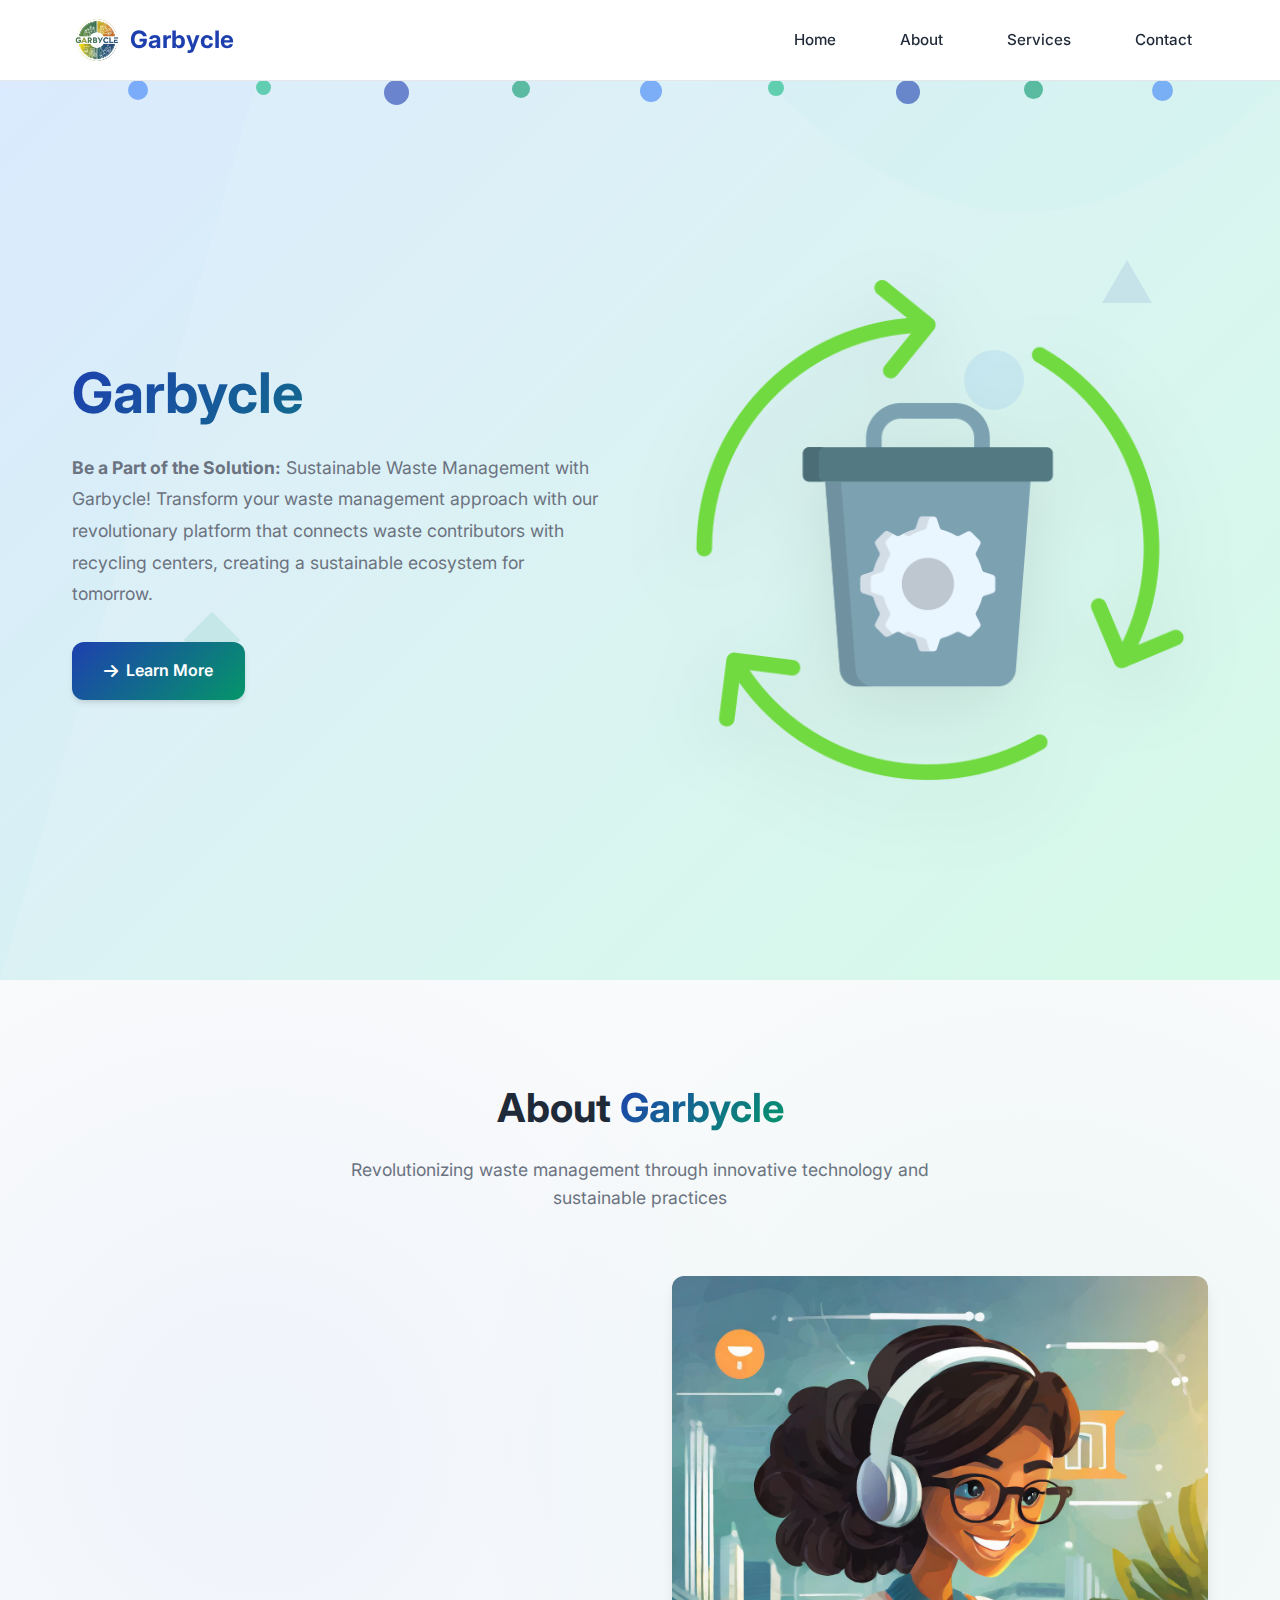
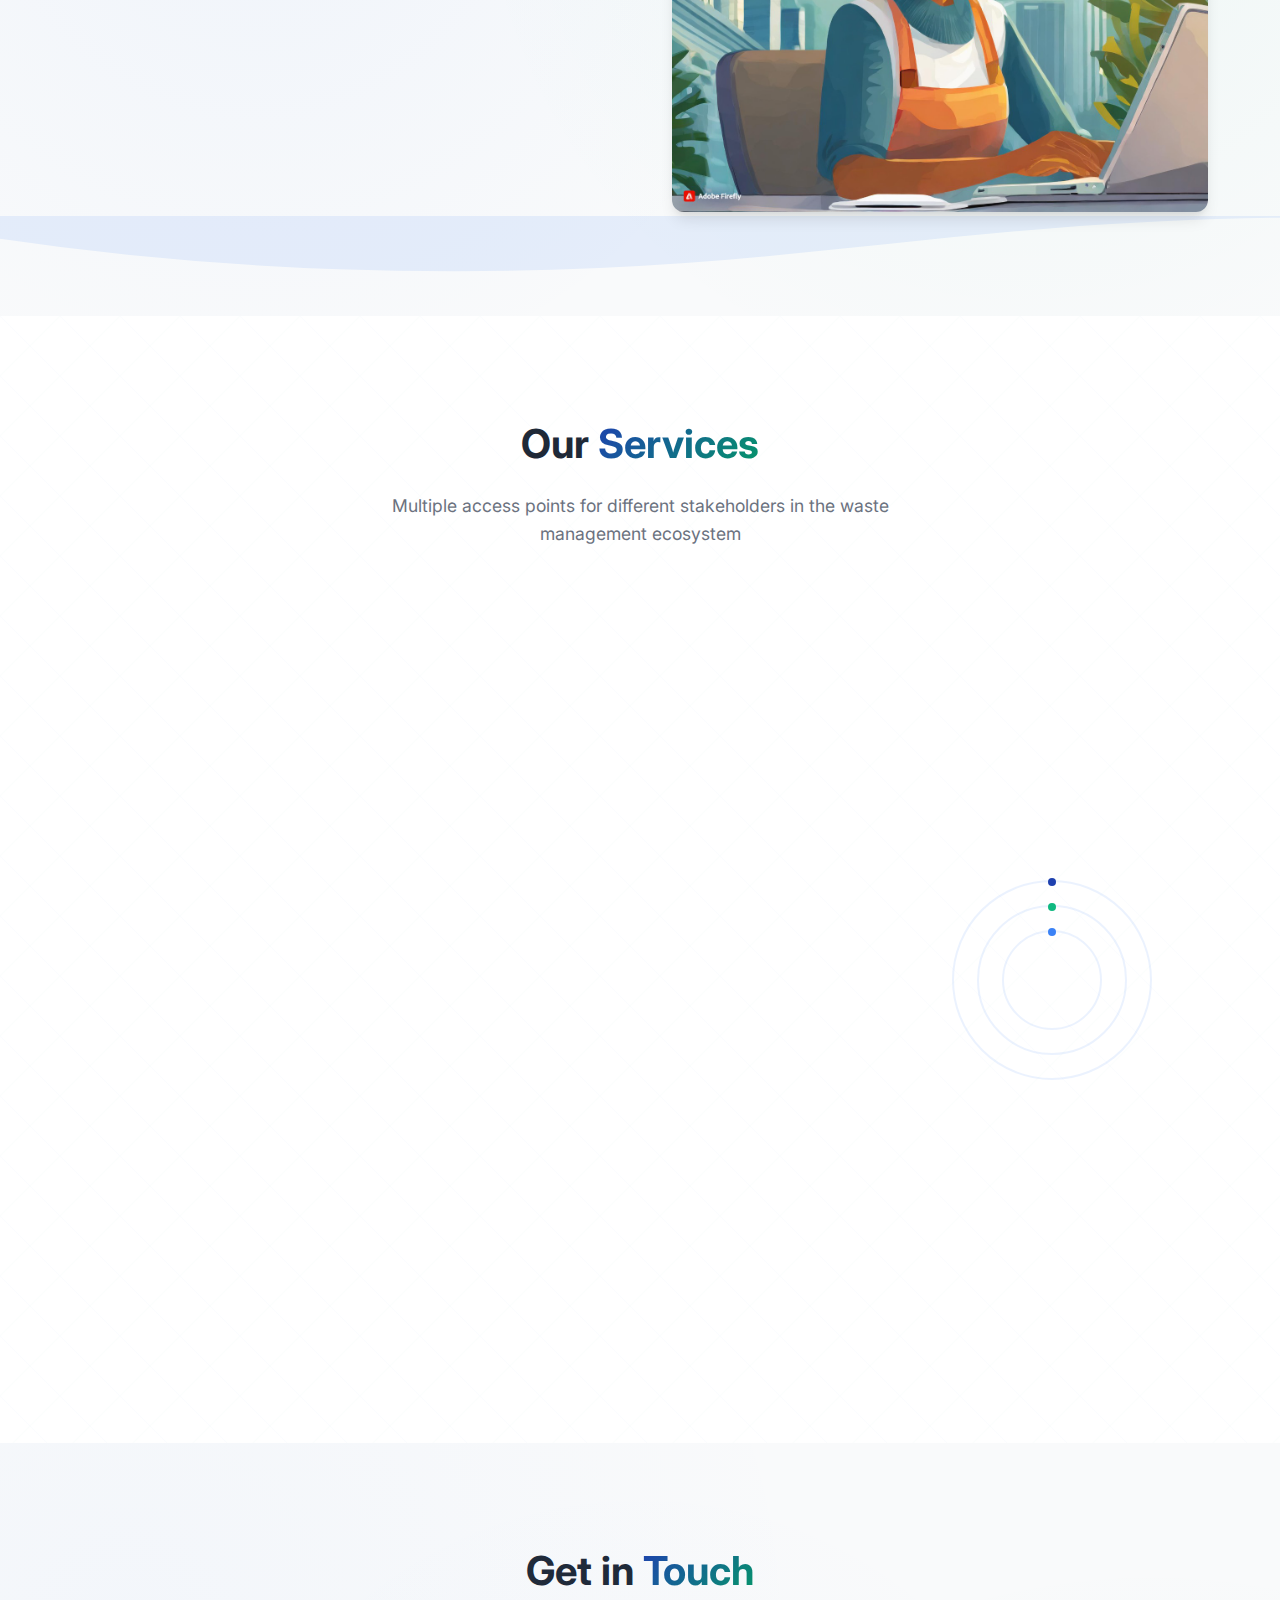
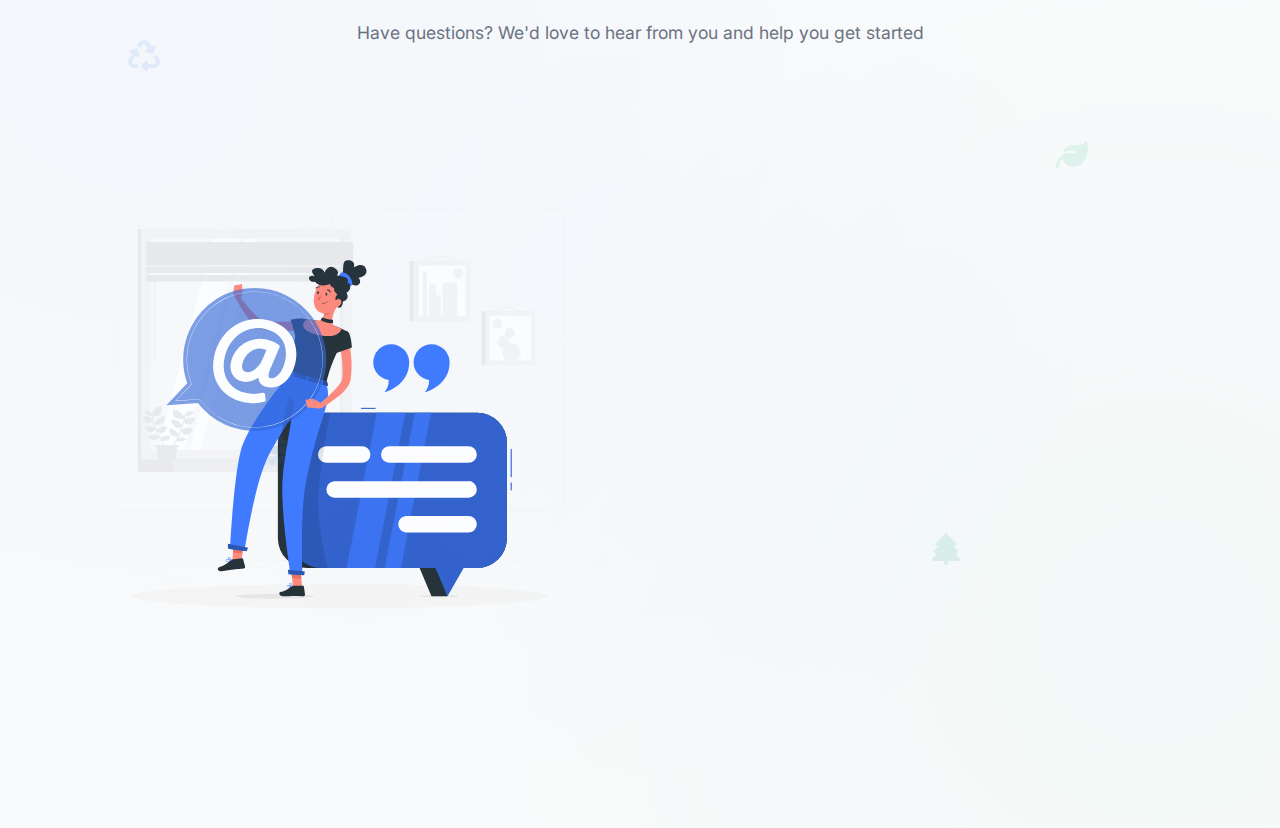
<file: index.html>
<!DOCTYPE html>
<html lang="en">
<head>
    <meta charset="UTF-8">
    <meta name="viewport" content="width=device-width, initial-scale=1.0">
    <title>Garbycle - Sustainable Waste Management</title>
    <link rel="shortcut icon" href="images/logo.ico" type="image/x-icon">
    <link rel="stylesheet" href="https://cdnjs.cloudflare.com/ajax/libs/font-awesome/6.5.1/css/all.min.css">
    <link rel="stylesheet" href="styles.css">
    
</head>
<body>
    <!-- Header -->
    <header class="header" id="header">
        <div class="nav-container">
            <a href="#" class="logo">
                <img src="images/applogo.jpeg" alt="Garbycle Logo">
                Garbycle
            </a>
            
            <nav class="navigation" id="navigation">
                <div class="navbar">
                    <a href="#home">Home</a>
                    <a href="#about">About</a>
                    <a href="#services">Services</a>
                    <a href="#contact">Contact</a>
                </div>
            </nav>
            
            <div class="menu-toggle" id="menu-toggle">
                <i class="fas fa-bars"></i>
            </div>
        </div>
    </header>

    <!-- Hero Section -->
    <section class="hero" id="home">
        <!-- Animated Particles -->
        <div class="particles">
            <div class="particle"></div>
            <div class="particle"></div>
            <div class="particle"></div>
            <div class="particle"></div>
            <div class="particle"></div>
            <div class="particle"></div>
            <div class="particle"></div>
            <div class="particle"></div>
            <div class="particle"></div>
        </div>
        
        <!-- Floating Geometric Shapes -->
        <div class="floating-shapes">
            <div class="shape triangle"></div>
            <div class="shape square"></div>
            <div class="shape circle"></div>
            <div class="shape hexagon"></div>
        </div>
        
        <div class="hero-container">
            <div class="hero-content">
                <h1>Garbycle</h1>
                <p>
                    <strong>Be a Part of the Solution:</strong> Sustainable Waste Management with Garbycle!
                    Transform your waste management approach with our revolutionary platform that connects 
                    waste contributors with recycling centers, creating a sustainable ecosystem for tomorrow.
                </p>
                <a href="#about" class="cta-button">
                    <i class="fas fa-arrow-right"></i>
                    Learn More
                </a>
            </div>
            <div class="hero-image">
                <img src="images/waste-management.png" alt="Waste Management">
            </div>
        </div>
    </section>

    <!-- About Section -->
    <section class="section about" id="about">
        <div class="wave-animation"></div>
        <div class="section-container">
            <div class="section-header">
                <h2 class="section-title">About <span>Garbycle</span></h2>
                <p class="section-subtitle">
                    Revolutionizing waste management through innovative technology and sustainable practices
                </p>
            </div>
            
            <div class="about-content">
                <div class="about-text">
                    <h3>Bridging boundaries between recycling centers and waste contributors</h3>
                    <p>
                        Embark on a transformative journey with Garbycle, dedicated to revolutionizing 
                        the waste management system. Our platform creates seamless connections between 
                        waste contributors and recycling facilities.
                    </p>
                    <p>
                        In a world that thrives on connection, Garbycle bridges gaps and provides 
                        essential services for sustainable living. We don't just collect waste – 
                        we ensure proper segregation and create a circular economy that benefits everyone.
                    </p>
                </div>
                <div class="about-image">
                    <img src="images/b3.jpeg" alt="About Garbycle">
                </div>
            </div>
        </div>
    </section>

    <!-- Services Section -->
    <section class="section services" id="services">
        <!-- Orbiting Elements -->
        <div class="orbit-container">
            <div class="orbit orbit-1">
                <div class="orbit-dot"></div>
            </div>
            <div class="orbit orbit-2">
                <div class="orbit-dot"></div>
            </div>
            <div class="orbit orbit-3">
                <div class="orbit-dot"></div>
            </div>
        </div>
        
        <div class="section-container">
            <div class="section-header">
                <h2 class="section-title">Our <span>Services</span></h2>
                <p class="section-subtitle">
                    Multiple access points for different stakeholders in the waste management ecosystem
                </p>
            </div>
            
            <div class="services-grid">
                <div class="service-card">
                    <img src="images/contr.jpeg" alt="Waste Contributor">
                    <h3>Waste Contributor Portal</h3>
                    <p>Easy waste submission and tracking system for contributors</p>
                    <a href="clogin.html" class="service-button">Access Portal</a>
                </div>
                
                <div class="service-card">
                    <img src="images/ecocap.jpeg" alt="Eco-Captain">
                    <h3>Eco-Captain Driver</h3>
                    <p>Efficient route management and collection tracking</p>
                    <a href="dlogin.html" class="service-button">Driver Login</a>
                </div>
                
                <div class="service-card">
                    <img src="images/women segr.jpeg" alt="Women Eco-segregator">
                    <h3>Women Eco-Segregator</h3>
                    <p>Empowering women through waste segregation opportunities</p>
                    <a href="wlogin.html" class="service-button">Segregator Login</a>
                </div>
                
                <div class="service-card">
                    <img src="images/recycling centers.jpeg" alt="Recycling Centers">
                    <h3>Recycling Centers</h3>
                    <p>Comprehensive management system for recycling facilities</p>
                    <a href="rlogin.html" class="service-button">Center Login</a>
                </div>
            </div>
        </div>
    </section>

    <!-- Contact Section -->
    <section class="section contact" id="contact">
        <!-- Floating Icons -->
        <div class="floating-icons">
            <i class="fas fa-recycle floating-icon"></i>
            <i class="fas fa-leaf floating-icon"></i>
            <i class="fas fa-globe floating-icon"></i>
            <i class="fas fa-tree floating-icon"></i>
        </div>
        
        <div class="section-container">
            <div class="section-header">
                <h2 class="section-title">Get in <span>Touch</span></h2>
                <p class="section-subtitle">
                    Have questions? We'd love to hear from you and help you get started
                </p>
            </div>
            
            <div class="contact-content">
                <div class="contact-image">
                    <img src="images/Mention-rafiki.svg" alt="Contact Us">
                </div>
                
                <form class="contact-form" id="contactForm">
                    <h3>Send us a Message</h3>
                    
                    <div class="form-group">
                        <input type="text" class="form-input" placeholder="Full Name" required>
                    </div>
                    
                    <div class="form-group">
                        <input type="email" class="form-input" placeholder="Email Address" required>
                    </div>
                    
                    <div class="form-group">
                        <input type="tel" class="form-input" placeholder="Phone Number" required>
                    </div>
                    
                    <div class="form-group">
                        <textarea class="form-input textarea" placeholder="Your Message" required></textarea>
                    </div>
                    
                    <button type="submit" class="submit-button">
                        <i class="fas fa-paper-plane"></i>
                        Send Message
                    </button>
                </form>
            </div>
        </div>
   <!-- </section>contact-image">
                    <img src="images/Mention-rafiki.svg" alt="Contact Us">
                </div>
                
                <form class="contact-form" id="contactForm">
                    <h3>Send us a Message</h3>
                    
                    <div class="form-group">
                        <input type="text" class="form-input" placeholder="Full Name" required>
                    </div>
                    
                    <div class="form-group">
                        <input type="email" class="form-input" placeholder="Email Address" required>
                    </div>
                    
                    <div class="form-group">
                        <input type="tel" class="form-input" placeholder="Phone Number" required>
                    </div>
                    
                    <div class="form-group">
                        <textarea class="form-input textarea" placeholder="Your Message" required></textarea>
                    </div>
                    
                    <button type="submit" class="submit-button">
                        <i class="fas fa-paper-plane"></i>
                        Send Message
                    </button>
                </form>
            </div>
        </div>
    </section>
-->
    <script>
        // Header scroll effect
        const header = document.getElementById('header');
        const menuToggle = document.getElementById('menu-toggle');
        const navigation = document.getElementById('navigation');

        window.addEventListener('scroll', () => {
            if (window.scrollY > 50) {
                header.classList.add('scrolled');
            } else {
                header.classList.remove('scrolled');
            }
        });

        // Mobile menu toggle
        menuToggle.addEventListener('click', () => {
            navigation.classList.toggle('active');
            const icon = menuToggle.querySelector('i');
            if (navigation.classList.contains('active')) {
                icon.classList.replace('fa-bars', 'fa-times');
            } else {
                icon.classList.replace('fa-times', 'fa-bars');
            }
        });

        // Close mobile menu when clicking on a link
        document.querySelectorAll('.navbar a').forEach(link => {
            link.addEventListener('click', () => {
                navigation.classList.remove('active');
                const icon = menuToggle.querySelector('i');
                icon.classList.replace('fa-times', 'fa-bars');
            });
        });

        // Smooth scrolling for navigation links
        document.querySelectorAll('a[href^="#"]').forEach(anchor => {
            anchor.addEventListener('click', function (e) {
                e.preventDefault();
                const target = document.querySelector(this.getAttribute('href'));
                if (target) {
                    target.scrollIntoView({
                        behavior: 'smooth',
                        block: 'start'
                    });
                }
            });
        });

        // Form submission
        document.getElementById('contactForm').addEventListener('submit', function(e) {
            e.preventDefault();
            alert('Thank you for your message! We will get back to you soon.');
            this.reset();
        });

        // Intersection Observer for animations
        const observerOptions = {
            threshold: 0.1,
            rootMargin: '0px 0px -50px 0px'
        };

        const observer = new IntersectionObserver((entries) => {
            entries.forEach(entry => {
                if (entry.isIntersecting) {
                    entry.target.style.opacity = '1';
                    entry.target.style.transform = 'translateY(0)';
                }
            });
        }, observerOptions);

        // Observe elements for animation
        document.querySelectorAll('.service-card, .about-text, .contact-form').forEach(el => {
            el.style.opacity = '0';
            el.style.transform = 'translateY(30px)';
            el.style.transition = 'all 0.6s ease';
            observer.observe(el);
        });
    </script>
</body>
</html>
</file>
<file: styles.css>
@import url('https://fonts.googleapis.com/css2?family=Inter:wght@300;400;500;600;700&display=swap');

        :root {
            --primary-blue: #1e40af;
            --primary-green: #059669;
            --light-blue: #dbeafe;
            --light-green: #d1fae5;
            --dark-blue: #1e3a8a;
            --dark-green: #047857;
            --accent-blue: #3b82f6;
            --accent-green: #10b981;
            --text-primary: #1f2937;
            --text-secondary: #6b7280;
            --white: #ffffff;
            --gray-50: #f9fafb;
            --gray-100: #f3f4f6;
            --gray-200: #e5e7eb;
            --border-radius: 12px;
            --shadow-sm: 0 1px 2px 0 rgba(0, 0, 0, 0.05);
            --shadow-md: 0 4px 6px -1px rgba(0, 0, 0, 0.1), 0 2px 4px -1px rgba(0, 0, 0, 0.06);
            --shadow-lg: 0 10px 15px -3px rgba(0, 0, 0, 0.1), 0 4px 6px -2px rgba(0, 0, 0, 0.05);
            --shadow-xl: 0 20px 25px -5px rgba(0, 0, 0, 0.1), 0 10px 10px -5px rgba(0, 0, 0, 0.04);
        }

        * {
            margin: 0;
            padding: 0;
            box-sizing: border-box;
        }

        body {
            font-family: 'Inter', sans-serif;
            line-height: 1.6;
            color: var(--text-primary);
            background-color: var(--white);
            overflow-x: hidden;
        }

        html {
            scroll-behavior: smooth;
        }

        /* Header Styles */
        .header {
            position: fixed;
            top: 0;
            width: 100%;
            background: rgba(255, 255, 255, 0.95);
            backdrop-filter: blur(10px);
            border-bottom: 1px solid var(--gray-200);
            z-index: 1000;
            transition: all 0.3s ease;
        }

        .header.scrolled {
            box-shadow: var(--shadow-md);
        }

        .nav-container {
            max-width: 1200px;
            margin: 0 auto;
            padding: 0 2rem;
            display: flex;
            justify-content: space-between;
            align-items: center;
            height: 80px;
        }

        .logo {
            display: flex;
            align-items: center;
            font-size: 1.5rem;
            font-weight: 700;
            color: var(--primary-blue);
            text-decoration: none;
            transition: all 0.3s ease;
        }

        .logo:hover {
            transform: scale(1.05);
        }

        .logo img {
            width: 50px;
            height: 50px;
            margin-right: 0.5rem;
            border-radius: 50%;
            object-fit: cover;
        }

        .navbar {
            display: flex;
            list-style: none;
            gap: 2rem;
        }

        .navbar a {
            text-decoration: none;
            color: var(--text-primary);
            font-weight: 500;
            font-size: 0.95rem;
            padding: 0.5rem 1rem;
            border-radius: var(--border-radius);
            transition: all 0.3s ease;
            position: relative;
        }

        .navbar a:hover {
            color: var(--primary-blue);
            background-color: var(--light-blue);
            transform: translateY(-2px);
        }

        .navbar a::after {
            content: '';
            position: absolute;
            bottom: -5px;
            left: 50%;
            width: 0;
            height: 2px;
            background: linear-gradient(90deg, var(--primary-blue), var(--primary-green));
            transition: all 0.3s ease;
            transform: translateX(-50%);
        }

        .navbar a:hover::after {
            width: 100%;
        }

        .menu-toggle {
            display: none;
            font-size: 1.5rem;
            color: var(--text-primary);
            cursor: pointer;
        }

        /* Hero Section */
        .hero {
            margin-top: 80px;
            min-height: 100vh;
            display: flex;
            align-items: center;
            background: linear-gradient(135deg, var(--light-blue) 0%, var(--light-green) 100%);
            position: relative;
            overflow: hidden;
        }

        .hero::before {
            content: '';
            position: absolute;
            top: 0;
            left: 0;
            right: 0;
            bottom: 0;
            background: url('data:image/svg+xml,<svg xmlns="http://www.w3.org/2000/svg" viewBox="0 0 1000 1000"><path d="M200,300 Q400,100 600,300 T1000,300 V1000 H0 Z" fill="rgba(255,255,255,0.1)"/></svg>');
            background-size: cover;
            background-position: bottom;
        }

        /* Animated Background Particles */
        .particles {
            position: absolute;
            top: 0;
            left: 0;
            width: 100%;
            height: 100%;
            pointer-events: none;
            z-index: 0;
        }

        .particle {
            position: absolute;
            border-radius: 50%;
            animation: float-particle 8s infinite linear;
            opacity: 0.6;
        }

        .particle:nth-child(1) {
            width: 20px;
            height: 20px;
            background: var(--accent-blue);
            left: 10%;
            animation-delay: 0s;
            animation-duration: 10s;
        }

        .particle:nth-child(2) {
            width: 15px;
            height: 15px;
            background: var(--accent-green);
            left: 20%;
            animation-delay: 2s;
            animation-duration: 12s;
        }

        .particle:nth-child(3) {
            width: 25px;
            height: 25px;
            background: var(--primary-blue);
            left: 30%;
            animation-delay: 4s;
            animation-duration: 8s;
        }

        .particle:nth-child(4) {
            width: 18px;
            height: 18px;
            background: var(--primary-green);
            left: 40%;
            animation-delay: 1s;
            animation-duration: 14s;
        }

        .particle:nth-child(5) {
            width: 22px;
            height: 22px;
            background: var(--accent-blue);
            left: 50%;
            animation-delay: 3s;
            animation-duration: 9s;
        }

        .particle:nth-child(6) {
            width: 16px;
            height: 16px;
            background: var(--accent-green);
            left: 60%;
            animation-delay: 5s;
            animation-duration: 11s;
        }

        .particle:nth-child(7) {
            width: 24px;
            height: 24px;
            background: var(--primary-blue);
            left: 70%;
            animation-delay: 6s;
            animation-duration: 13s;
        }

        .particle:nth-child(8) {
            width: 19px;
            height: 19px;
            background: var(--primary-green);
            left: 80%;
            animation-delay: 7s;
            animation-duration: 10s;
        }

        .particle:nth-child(9) {
            width: 21px;
            height: 21px;
            background: var(--accent-blue);
            left: 90%;
            animation-delay: 8s;
            animation-duration: 12s;
        }

        /* Floating Geometric Shapes */
        .floating-shapes {
            position: absolute;
            top: 0;
            left: 0;
            width: 100%;
            height: 100%;
            pointer-events: none;
            z-index: 0;
        }

        .shape {
            position: absolute;
            opacity: 0.1;
            animation: float-shapes 15s infinite ease-in-out;
        }

        .shape.triangle {
            width: 0;
            height: 0;
            border-left: 25px solid transparent;
            border-right: 25px solid transparent;
            border-bottom: 43px solid var(--primary-blue);
            top: 20%;
            right: 10%;
            animation-delay: 0s;
        }

        .shape.square {
            width: 40px;
            height: 40px;
            background: var(--primary-green);
            top: 60%;
            left: 15%;
            animation-delay: 3s;
            transform: rotate(45deg);
        }

        .shape.circle {
            width: 60px;
            height: 60px;
            background: var(--accent-blue);
            border-radius: 50%;
            top: 30%;
            right: 20%;
            animation-delay: 6s;
        }

        .shape.hexagon {
            width: 50px;
            height: 28.87px;
            background: var(--accent-green);
            position: relative;
            top: 70%;
            right: 30%;
            animation-delay: 9s;
        }

        .shape.hexagon:before,
        .shape.hexagon:after {
            content: "";
            position: absolute;
            width: 0;
            border-left: 25px solid transparent;
            border-right: 25px solid transparent;
        }

        .shape.hexagon:before {
            bottom: 100%;
            border-bottom: 14.43px solid var(--accent-green);
        }

        .shape.hexagon:after {
            top: 100%;
            border-top: 14.43px solid var(--accent-green);
        }

        .hero-container {
            max-width: 1200px;
            margin: 0 auto;
            padding: 0 2rem;
            display: grid;
            grid-template-columns: 1fr 1fr;
            gap: 4rem;
            align-items: center;
            position: relative;
            z-index: 1;
        }

        .hero-content {
            animation: fadeInUp 1s ease-out;
        }

        .hero-content h1 {
            font-size: 3.5rem;
            font-weight: 700;
            margin-bottom: 1.5rem;
            background: linear-gradient(135deg, var(--primary-blue), var(--primary-green));
            -webkit-background-clip: text;
            background-clip: text;
            -webkit-text-fill-color: transparent;
            line-height: 1.2;
        }

        .hero-content p {
            font-size: 1.1rem;
            color: var(--text-secondary);
            margin-bottom: 2rem;
            line-height: 1.8;
        }

        .hero-image {
            display: flex;
            justify-content: center;
            align-items: center;
            animation: fadeInRight 1s ease-out 0.3s both;
        }

        .hero-image img {
            width: 100%;
            max-width: 500px;
            height: auto;
            filter: drop-shadow(0 20px 40px rgba(0, 0, 0, 0.1));
            animation: float 3s ease-in-out infinite;
        }

        .cta-button {
            display: inline-flex;
            align-items: center;
            gap: 0.5rem;
            padding: 1rem 2rem;
            background: linear-gradient(135deg, var(--primary-blue), var(--primary-green));
            color: white;
            text-decoration: none;
            border-radius: var(--border-radius);
            font-weight: 600;
            font-size: 1rem;
            transition: all 0.3s ease;
            box-shadow: var(--shadow-md);
        }

        .cta-button:hover {
            transform: translateY(-3px);
            box-shadow: var(--shadow-xl);
        }

        /* Section Styles */
        .section {
            padding: 6rem 0;
        }

        .section-container {
            max-width: 1200px;
            margin: 0 auto;
            padding: 0 2rem;
        }

        .section-header {
            text-align: center;
            margin-bottom: 4rem;
        }

        .section-title {
            font-size: 2.5rem;
            font-weight: 700;
            margin-bottom: 1rem;
            color: var(--text-primary);
        }

        .section-title span {
            background: linear-gradient(135deg, var(--primary-blue), var(--primary-green));
            -webkit-background-clip: text;
            background-clip: text;
            -webkit-text-fill-color: transparent;
        }

        .section-subtitle {
            font-size: 1.1rem;
            color: var(--text-secondary);
            max-width: 600px;
            margin: 0 auto;
        }

        /* About Section */
        .about {
            background-color: var(--gray-50);
            position: relative;
            overflow: hidden;
        }

        .about::before {
            content: '';
            position: absolute;
            top: 0;
            left: 0;
            width: 100%;
            height: 100%;
            background: radial-gradient(circle at 20% 50%, rgba(59, 130, 246, 0.05) 0%, transparent 50%),
                        radial-gradient(circle at 80% 50%, rgba(16, 185, 129, 0.05) 0%, transparent 50%);
            pointer-events: none;
            z-index: 0;
        }

        /* Animated Wave Background */
        .wave-animation {
            position: absolute;
            bottom: 0;
            left: 0;
            width: 100%;
            height: 100px;
            background: url('data:image/svg+xml,<svg xmlns="http://www.w3.org/2000/svg" viewBox="0 0 1200 120" preserveAspectRatio="none"><path d="M321.39,56.44c58-10.79,114.16-30.13,172-41.86,82.39-16.72,168.19-17.73,250.45-.39C823.78,31,906.67,72,985.66,92.83c70.05,18.48,146.53,26.09,214.34,3V0H0V27.35A600.21,600.21,0,0,0,321.39,56.44Z" fill="rgba(59, 130, 246, 0.1)"/></svg>');
            background-size: 200% 100%;
            background-repeat: no-repeat;
            animation: wave-move 10s ease-in-out infinite;
        }

        .about-content {
            display: grid;
            grid-template-columns: 1fr 1fr;
            gap: 4rem;
            align-items: center;
        }

        .about-text h3 {
            font-size: 2rem;
            font-weight: 600;
            margin-bottom: 1.5rem;
            color: var(--text-primary);
        }

        .about-text p {
            font-size: 1rem;
            color: var(--text-secondary);
            margin-bottom: 1.5rem;
            line-height: 1.8;
        }

        .about-image {
            position: relative;
        }

        .about-image img {
            width: 100%;
            border-radius: var(--border-radius);
            box-shadow: var(--shadow-lg);
        }

        /* Services Section */
        .services {
            position: relative;
            overflow: hidden;
        }

        .services::before {
            content: '';
            position: absolute;
            top: 0;
            left: 0;
            width: 100%;
            height: 100%;
            background: 
                linear-gradient(45deg, transparent 49%, rgba(59, 130, 246, 0.02) 50%, transparent 51%),
                linear-gradient(-45deg, transparent 49%, rgba(16, 185, 129, 0.02) 50%, transparent 51%);
            background-size: 60px 60px;
            animation: grid-move 20s linear infinite;
            pointer-events: none;
            z-index: 0;
        }

        /* Orbiting Elements */
        .orbit-container {
            position: absolute;
            top: 50%;
            right: 10%;
            width: 200px;
            height: 200px;
            pointer-events: none;
            z-index: 0;
        }

        .orbit {
            position: absolute;
            border: 2px solid rgba(59, 130, 246, 0.1);
            border-radius: 50%;
            animation: rotate 20s linear infinite;
        }

        .orbit.orbit-1 {
            width: 100px;
            height: 100px;
            top: 50px;
            left: 50px;
        }

        .orbit.orbit-2 {
            width: 150px;
            height: 150px;
            top: 25px;
            left: 25px;
            animation-duration: 30s;
            animation-direction: reverse;
        }

        .orbit.orbit-3 {
            width: 200px;
            height: 200px;
            top: 0;
            left: 0;
            animation-duration: 40s;
        }

        .orbit-dot {
            position: absolute;
            width: 8px;
            height: 8px;
            background: var(--accent-blue);
            border-radius: 50%;
            top: -4px;
            left: 50%;
            transform: translateX(-50%);
        }

        .orbit-2 .orbit-dot {
            background: var(--accent-green);
        }

        .orbit-3 .orbit-dot {
            background: var(--primary-blue);
        }
        .services-grid {
            display: grid;
            grid-template-columns: repeat(auto-fit, minmax(280px, 1fr));
            gap: 2rem;
            margin-top: 3rem;
        }

        .service-card {
            background: white;
            border-radius: var(--border-radius);
            padding: 2rem;
            text-align: center;
            box-shadow: var(--shadow-md);
            transition: all 0.3s ease;
            border: 1px solid var(--gray-200);
            position: relative;
            overflow: hidden;
        }

        .service-card::before {
            content: '';
            position: absolute;
            top: 0;
            left: 0;
            right: 0;
            height: 4px;
            background: linear-gradient(90deg, var(--primary-blue), var(--primary-green));
        }

        .service-card:hover {
            transform: translateY(-5px);
            box-shadow: var(--shadow-xl);
        }

        .service-card img {
            width: 80px;
            height: 80px;
            object-fit: cover;
            border-radius: 50%;
            margin-bottom: 1.5rem;
            border: 3px solid var(--light-blue);
        }

        .service-card h3 {
            font-size: 1.3rem;
            font-weight: 600;
            margin-bottom: 1rem;
            color: var(--text-primary);
        }

        .service-button {
            margin-top: 1.5rem;
            padding: 0.75rem 1.5rem;
            background: linear-gradient(135deg, var(--primary-blue), var(--primary-green));
            color: white;
            border: none;
            border-radius: var(--border-radius);
            font-weight: 500;
            cursor: pointer;
            transition: all 0.3s ease;
            text-decoration: none;
            display: inline-block;
        }

        .service-button:hover {
            transform: scale(1.05);
            box-shadow: var(--shadow-md);
        }

        /* Contact Section */
        .contact {
            background-color: var(--gray-50);
            position: relative;
            overflow: hidden;
        }

        .contact::before {
            content: '';
            position: absolute;
            top: 0;
            left: 0;
            width: 100%;
            height: 100%;
            background: 
                radial-gradient(circle at 10% 20%, rgba(59, 130, 246, 0.03) 0%, transparent 50%),
                radial-gradient(circle at 90% 80%, rgba(16, 185, 129, 0.03) 0%, transparent 50%),
                radial-gradient(circle at 50% 50%, rgba(59, 130, 246, 0.02) 0%, transparent 60%);
            pointer-events: none;
            z-index: 0;
        }

        /* Floating Icons */
        .floating-icons {
            position: absolute;
            top: 0;
            left: 0;
            width: 100%;
            height: 100%;
            pointer-events: none;
            z-index: 0;
        }

        .floating-icon {
            position: absolute;
            font-size: 2rem;
            color: var(--accent-blue);
            opacity: 0.1;
            animation: float-icon 12s infinite ease-in-out;
        }

        .floating-icon:nth-child(1) {
            top: 20%;
            left: 10%;
            animation-delay: 0s;
        }

        .floating-icon:nth-child(2) {
            top: 30%;
            right: 15%;
            animation-delay: 2s;
            color: var(--accent-green);
        }

        .floating-icon:nth-child(3) {
            top: 60%;
            left: 20%;
            animation-delay: 4s;
        }

        .floating-icon:nth-child(4) {
            top: 70%;
            right: 25%;
            animation-delay: 6s;
            color: var(--primary-green);
        }

        .contact-content {
            display: grid;
            grid-template-columns: 1fr 1fr;
            gap: 4rem;
            align-items: center;
        }

        .contact-form {
            background: white;
            padding: 3rem;
            border-radius: var(--border-radius);
            box-shadow: var(--shadow-lg);
        }

        .contact-form h3 {
            font-size: 2rem;
            font-weight: 600;
            margin-bottom: 2rem;
            color: var(--text-primary);
        }

        .form-group {
            margin-bottom: 1.5rem;
        }

        .form-input {
            width: 100%;
            padding: 1rem;
            border: 2px solid var(--gray-200);
            border-radius: var(--border-radius);
            font-size: 1rem;
            transition: all 0.3s ease;
            font-family: inherit;
        }

        .form-input:focus {
            outline: none;
            border-color: var(--primary-blue);
            box-shadow: 0 0 0 3px rgba(59, 130, 246, 0.1);
        }

        .form-input.textarea {
            resize: vertical;
            min-height: 120px;
        }

        .submit-button {
            width: 100%;
            padding: 1rem;
            background: linear-gradient(135deg, var(--primary-blue), var(--primary-green));
            color: white;
            border: none;
            border-radius: var(--border-radius);
            font-size: 1rem;
            font-weight: 600;
            cursor: pointer;
            transition: all 0.3s ease;
        }

        .submit-button:hover {
            transform: translateY(-2px);
            box-shadow: var(--shadow-lg);
        }

        .contact-image img {
            width: 100%;
            border-radius: var(--border-radius);
        }

        /* Animations */
        @keyframes fadeInUp {
            from {
                opacity: 0;
                transform: translateY(30px);
            }
            to {
                opacity: 1;
                transform: translateY(0);
            }
        }

        @keyframes fadeInRight {
            from {
                opacity: 0;
                transform: translateX(30px);
            }
            to {
                opacity: 1;
                transform: translateX(0);
            }
        }

        @keyframes float {
            0%, 100% { transform: translateY(0px); }
            50% { transform: translateY(-10px); }
        }

        @keyframes float-particle {
            0% {
                transform: translateY(100vh) rotate(0deg);
                opacity: 0;
            }
            10% {
                opacity: 0.6;
            }
            90% {
                opacity: 0.6;
            }
            100% {
                transform: translateY(-100px) rotate(360deg);
                opacity: 0;
            }
        }

        @keyframes float-shapes {
            0%, 100% {
                transform: translateY(0px) rotate(0deg);
            }
            25% {
                transform: translateY(-20px) rotate(90deg);
            }
            50% {
                transform: translateY(-10px) rotate(180deg);
            }
            75% {
                transform: translateY(-30px) rotate(270deg);
            }
        }

        @keyframes wave-move {
            0% {
                background-position-x: 0%;
            }
            100% {
                background-position-x: 200%;
            }
        }

        @keyframes grid-move {
            0% {
                transform: translate(0, 0);
            }
            100% {
                transform: translate(60px, 60px);
            }
        }

        @keyframes rotate {
            0% {
                transform: rotate(0deg);
            }
            100% {
                transform: rotate(360deg);
            }
        }

        @keyframes float-icon {
            0%, 100% {
                transform: translateY(0px) rotate(0deg);
                opacity: 0.1;
            }
            25% {
                transform: translateY(-15px) rotate(5deg);
                opacity: 0.2;
            }
            50% {
                transform: translateY(-10px) rotate(-5deg);
                opacity: 0.15;
            }
            75% {
                transform: translateY(-20px) rotate(3deg);
                opacity: 0.25;
            }
        }

        /* Responsive Design */
        @media (max-width: 768px) {
            .menu-toggle {
                display: block;
            }

            .navigation {
                position: absolute;
                top: 100%;
                left: 0;
                right: 0;
                background: white;
                box-shadow: var(--shadow-md);
                transform: translateY(-100%);
                opacity: 0;
                visibility: hidden;
                transition: all 0.3s ease;
            }

            .navigation.active {
                transform: translateY(0);
                opacity: 1;
                visibility: visible;
            }

            .navbar {
                flex-direction: column;
                padding: 1rem 0;
                gap: 0;
            }

            .navbar a {
                padding: 1rem 2rem;
                border-radius: 0;
                width: 100%;
                text-align: left;
            }

            .hero-container {
                grid-template-columns: 1fr;
                gap: 2rem;
                text-align: center;
            }

            .hero-content h1 {
                font-size: 2.5rem;
            }

            .about-content,
            .contact-content {
                grid-template-columns: 1fr;
                gap: 2rem;
            }

            .services-grid {
                grid-template-columns: 1fr;
            }

            .section {
                padding: 4rem 0;
            }

            .contact-form {
                padding: 2rem;
            }
        }

        @media (max-width: 480px) {
            .nav-container {
                padding: 0 1rem;
            }

            .section-container {
                padding: 0 1rem;
            }

            .hero-content h1 {
                font-size: 2rem;
            }

            .section-title {
                font-size: 2rem;
            }
        }

        /* Utility Classes */
        .text-center { text-align: center; }
        .mb-4 { margin-bottom: 2rem; }
        .mt-4 { margin-top: 2rem; }
</file>
